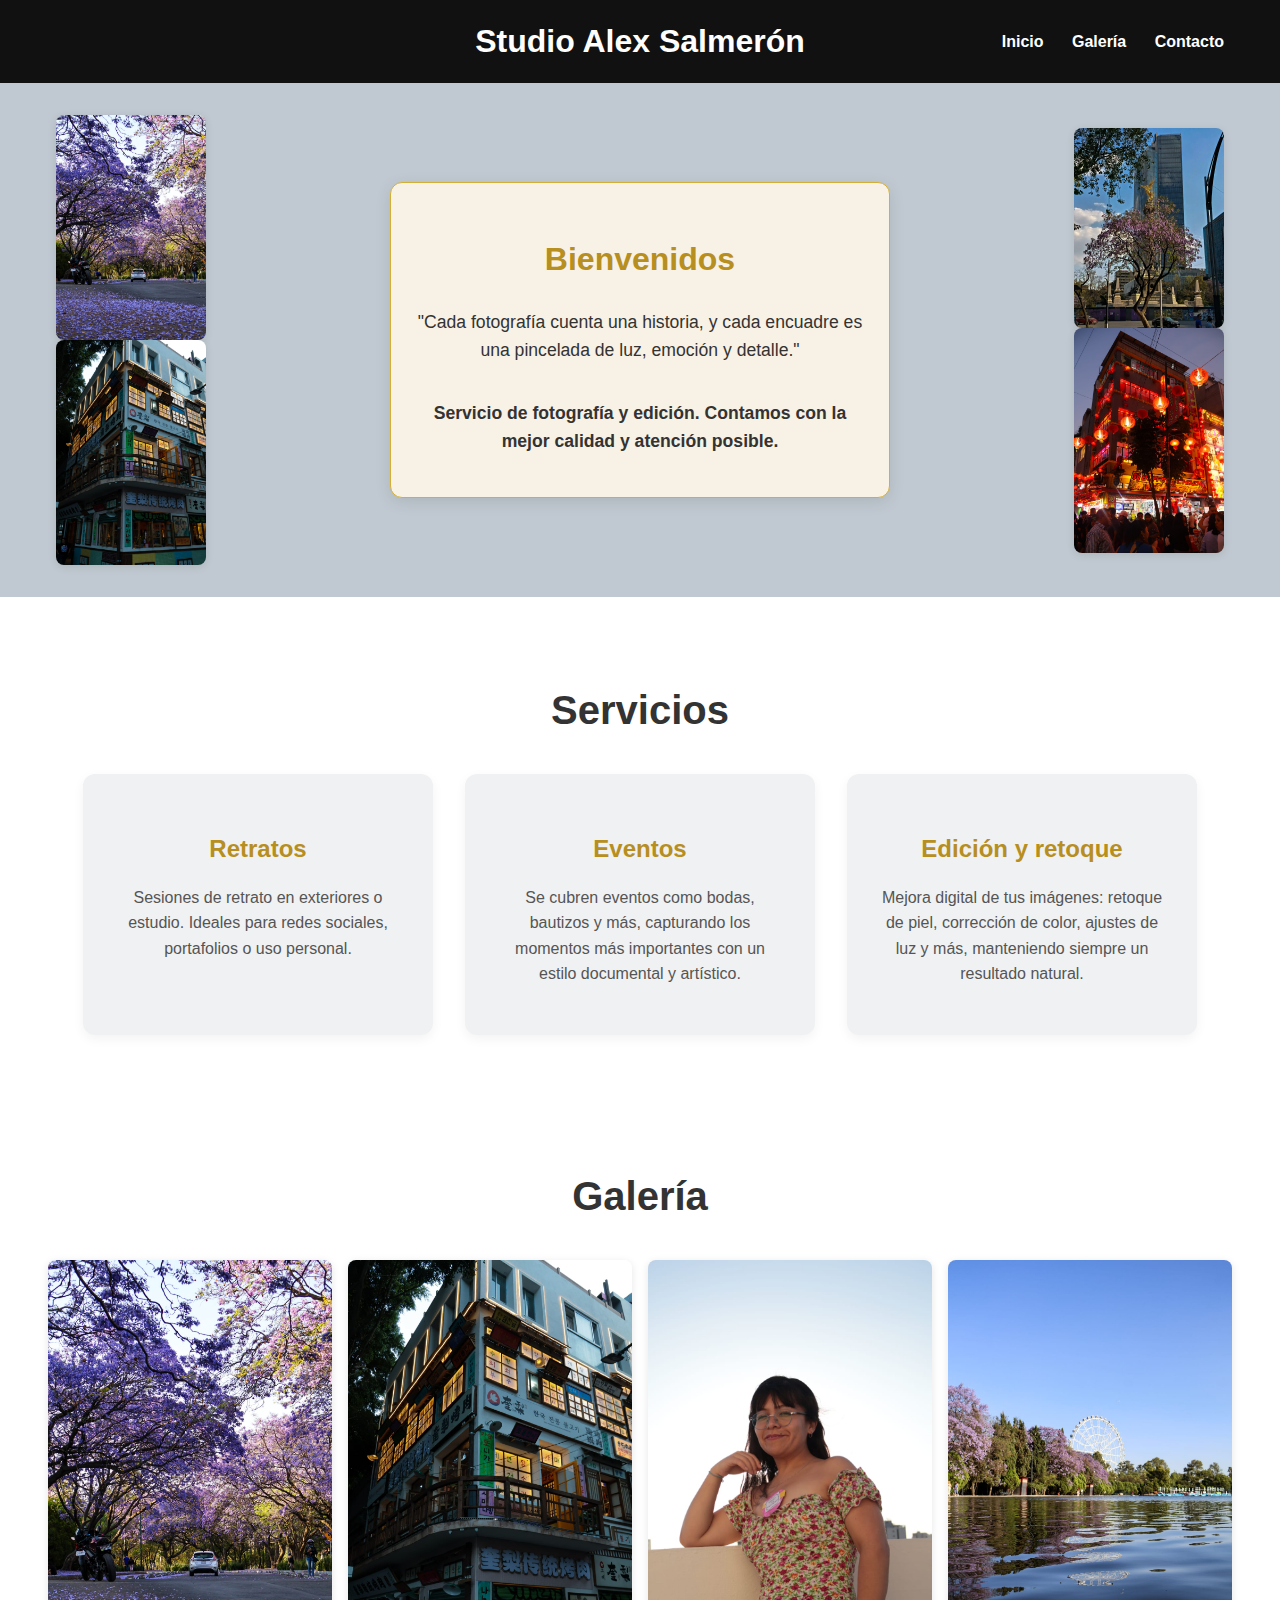
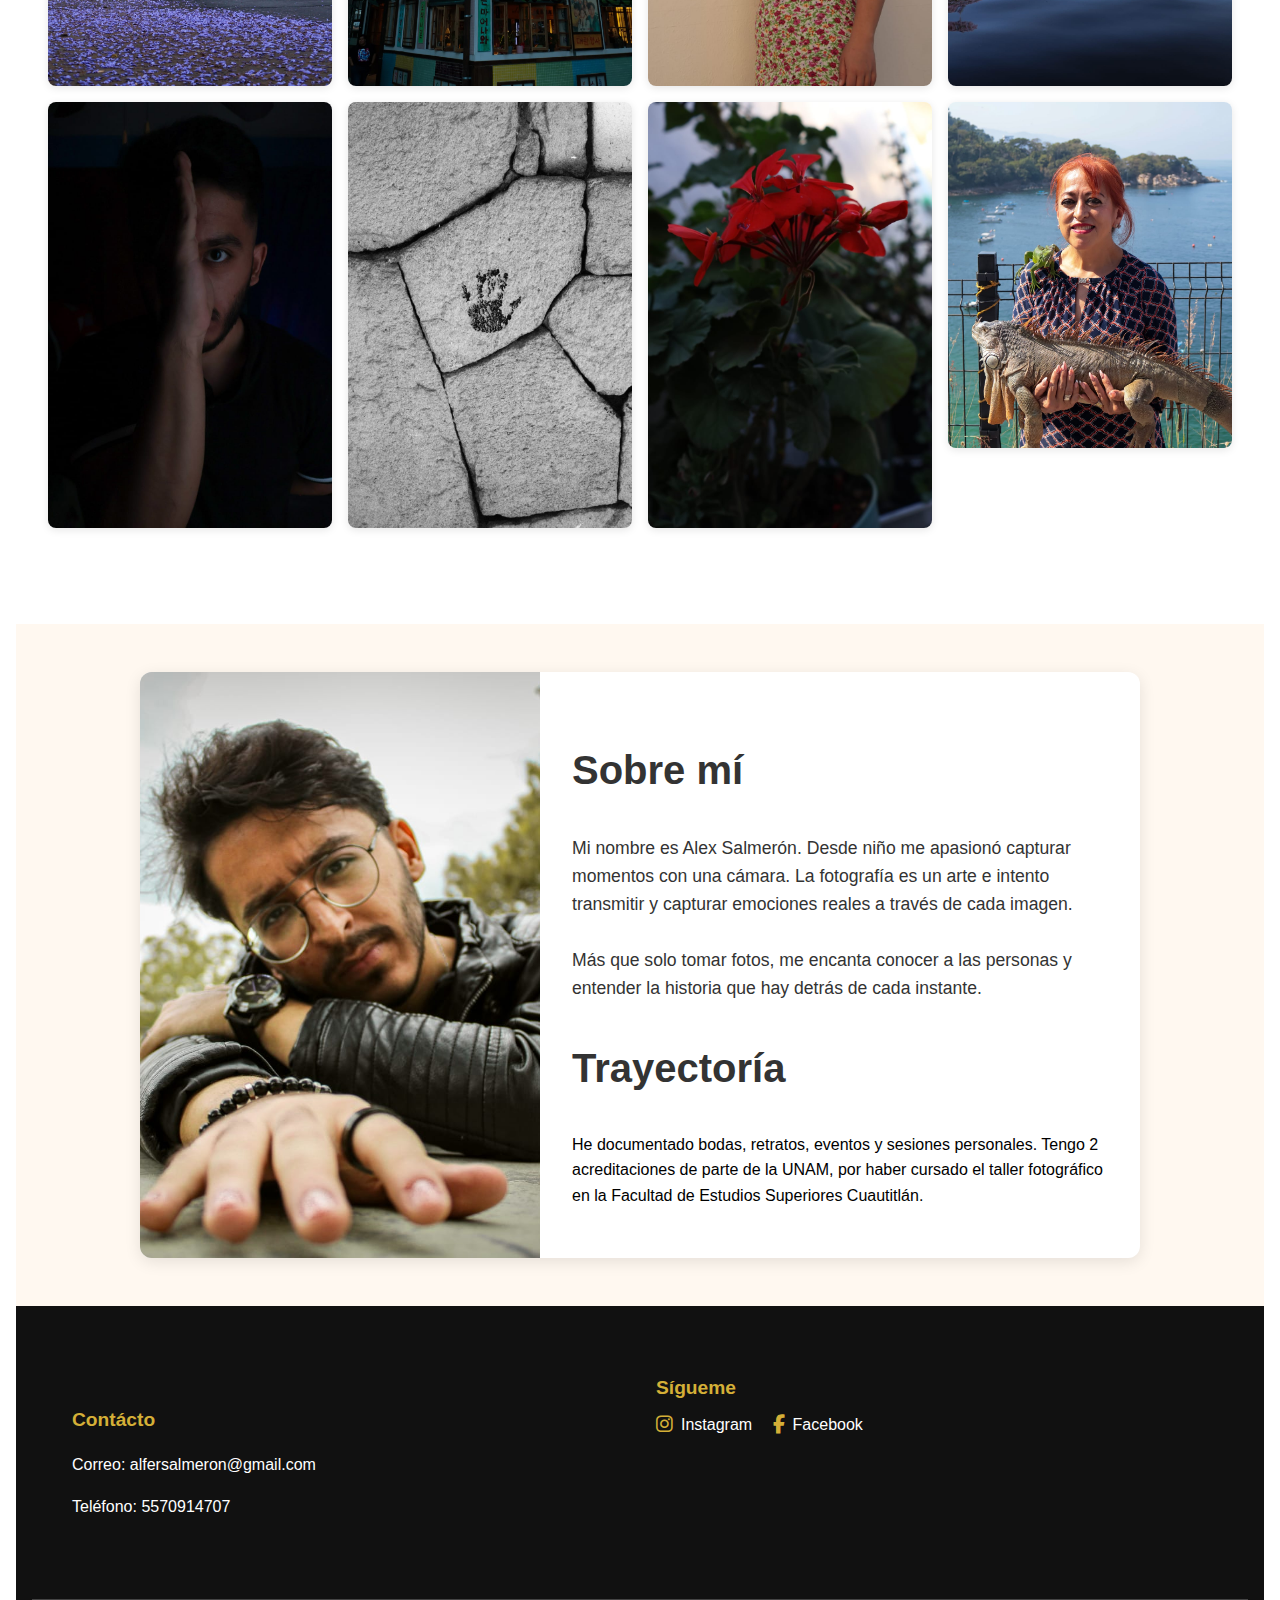
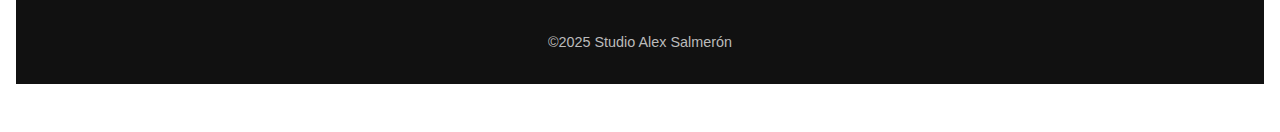
<file: index.html>
<!DOCTYPE html>
<html lang="es">
<head>
  <meta charset="UTF-8" />
  <meta name="viewport" content="width=device-width, initial-scale=1.0"/>
  <title>Studio Alex Salmerón</title>
  <link rel="stylesheet" href="cssfront.css" />
  <!-- Font Awesome para íconos -->
<link rel="stylesheet" href="https://cdnjs.cloudflare.com/ajax/libs/font-awesome/6.5.0/css/all.min.css" integrity="sha512-..." crossorigin="anonymous" referrerpolicy="no-referrer" />

</head>
<body>


  <!-- Encabezado -->
<header>
  <div class="header-container centered">
    <h1>Studio Alex Salmerón</h1>
    <nav class="main-nav">
      <a href="Index.html">Inicio</a>
  <a href="galeria.html">Galería</a>
  <a href="contacto.html">Contacto</a>
</nav>
  </div>
</header>

  <!-- Sección de bienvenida y las columas-->
 <section class="hero-columns">
  <div class="hero-container">
    <div class="side-gallery">
      <img src="imagenes/foto1.jpg" alt="Foto 1">
      <img src="imagenes/foto2.jpg" alt="Foto 2">
    </div>

    <div class="welcome-text">
      <h2>Bienvenidos</h2>
      <p>"Cada fotografía cuenta una historia, y cada encuadre es una pincelada de luz, emoción y detalle."</p>
        <p class="destacado"><b>Servicio de fotografía y edición. Contamos con la mejor calidad y atención posible.</b></p>
    </div>

    <div class="side-gallery">
      <img src="imagenes/foto4.jpg" alt="Foto 3">
      <img src="imagenes/foto3.jpg" alt="Foto 4">
    </div>
  </div>
</section>


  <!-- Sección de Servicios -->
<section class="services">
  <div class="services-container">
    <h2>Servicios</h2>
    <div class="service-cards">
      
      <div class="service-card">
        <h3>Retratos</h3>
        <p>Sesiones de retrato en exteriores o estudio. Ideales para redes sociales, portafolios o uso personal.</p>
      </div>

      <div class="service-card">
        <h3>Eventos</h3>
        <p>Se cubren eventos como bodas, bautizos y más, capturando los momentos más importantes con un estilo documental y artístico.</p>
      </div>

      <div class="service-card">
        <h3>Edición y retoque</h3>
        <p>Mejora digital de tus imágenes: retoque de piel, corrección de color, ajustes de luz y más, manteniendo siempre un resultado natural.</p>
      </div>
    </div>
  </div>

  <!-- Sección Galería -->
<section class="gallery">
  <section id="gallery" class="gallery">

  <div class="gallery-container">
    <h2>Galería</h2>
    <div class="gallery-grid">
      <img src="imagenes/foto1.jpg" alt="Retrato 1">
      <img src="imagenes/foto2.jpg" alt="Evento 1">
      <img src="imagenes/foto11.jpg" alt="Edición">
      <img src="imagenes/foto5.jpg" alt="Retrato 2">
      <img src="imagenes/foto7.jpg" alt="Evento 2">
      <img src="imagenes/foto9.jpg" alt="Retoque">
      <img src="imagenes/foto10.jpg" alt="Evento 2">
      <img src="imagenes/foto8.jpg" alt="Retoque">
    </div>
  </div>
</section>

</section>

  <!-- Sección Sobre mí -->
  <section class="about">
    <div class="about-card">
      <div class="about-image">
        <img src="imagenes/yo.jpg" alt="Fotógrafo del estudio Luz y Enfoque">
      </div>
      <div class="about-text">
        <h2>Sobre mí</h2>
        <p>
          Mi nombre es Alex Salmerón. Desde niño me apasionó capturar momentos con una cámara. La fotografía es un arte e intento transmitir y capturar emociones reales a través de cada imagen. 
            <br><br>
          Más que solo tomar fotos, me encanta conocer a las personas y entender la historia que hay detrás de cada instante.
        <h2>Trayectoría</h2>
          He documentado bodas, retratos, eventos y sesiones personales. Tengo 2 acreditaciones de parte de la UNAM, por haber cursado el taller fotográfico en la Facultad de Estudios Superiores Cuautitlán.
        
        </p>
      </div>
    </div>
  </section>

  <!-- Pie de página -->
<footer>
  <div class="footer-content">
    <div class="contact-info">
      <footer id="contact">

      <h3>Contácto</h3>
      <p>Correo: alfersalmeron@gmail.com</p>
      <p>Teléfono: 5570914707</p>
    </div>
    <div class="social-media">
  <h3>Sígueme</h3>
  <a href="https://www.instagram.com/af_salmegon" target="_blank">
    <i class="fab fa-instagram"></i> Instagram
  </a>
  <a href="https://www.facebook.com/alex.salmeron.g" target="_blank">
    <i class="fab fa-facebook-f"></i> Facebook
  </a>
</div>

  </div>
  <div class="footer-bottom">
    <p>&copy;2025 Studio Alex Salmerón</p>
  </div>
</footer>

</body>
</html>
</file>
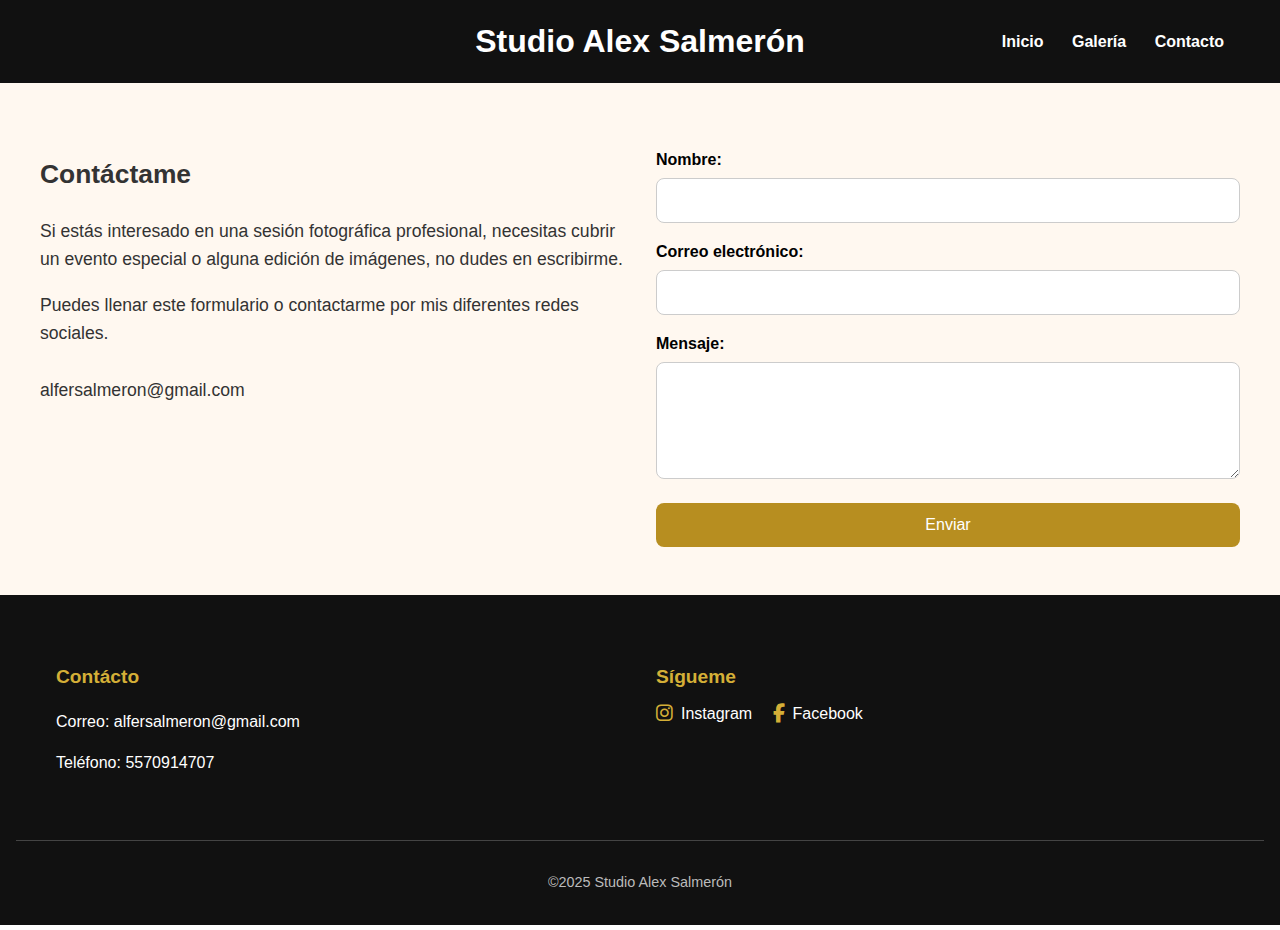
<file: contacto.html>
<!DOCTYPE html>
<html lang="es">
<head>
  <meta charset="UTF-8" />
  <meta name="viewport" content="width=device-width, initial-scale=1.0"/>
  <title>Contacto - Studio Alex Salmerón</title>
  <link rel="stylesheet" href="cssfront.css" />
  <link rel="stylesheet" href="https://cdnjs.cloudflare.com/ajax/libs/font-awesome/6.5.0/css/all.min.css" integrity="sha512-..." crossorigin="anonymous" referrerpolicy="no-referrer" />
</head>
<body>

<!-- Encabezado -->
<header>
  <div class="header-container centered">
    <h1>Studio Alex Salmerón</h1>
    <nav class="main-nav">
      <a href="Index.html">Inicio</a>
      <a href="galeria.html">Galería</a>
      <a href="contacto.html">Contacto</a>
    </nav>
  </div>
</header>

<!-- Sección de Contacto -->
<section class="contact-section">
  <div class="contact-container">
    
    <!-- Columna izquierda -->
    <div class="contact-info-left">
      <h2>Contáctame</h2>
       <p>
          Si estás interesado en una sesión fotográfica profesional, necesitas cubrir un evento especial o alguna edición de imágenes, no dudes en escribirme.
        </p>
        <p>
          Puedes llenar este formulario o contactarme por mis diferentes redes sociales.
          <br><br>
          alfersalmeron@gmail.com
        </p>

    </div>
    
    <!-- Columna derecha - Formulario -->
    <div class="contact-form-right">
      <form id="contactForm" class="contact-form">
        <label for="nombre">Nombre:</label>
        <input type="text" id="nombre" name="nombre" required>

        <label for="correo">Correo electrónico:</label>
        <input type="email" id="correo" name="correo" required>

        <label for="mensaje">Mensaje:</label>
        <textarea id="mensaje" name="mensaje" rows="5" required></textarea>

        <button type="submit">Enviar</button>
      </form>
    </div>

  </div>
</section>

<!-- Pie de página -->
<footer>
  <div class="footer-content">
    <div class="contact-info">
      <h3>Contácto</h3>
      <p>Correo: alfersalmeron@gmail.com</p>
      <p>Teléfono: 5570914707</p>
    </div>
    <div class="social-media">
      <h3>Sígueme</h3>
      <a href="https://www.instagram.com/af_salmegon" target="_blank">
        <i class="fab fa-instagram"></i> Instagram
      </a>
      <a href="https://www.facebook.com/alex.salmeron.g" target="_blank">
        <i class="fab fa-facebook-f"></i> Facebook
      </a>
    </div>
  </div>
  <div class="footer-bottom">
    <p>&copy;2025 Studio Alex Salmerón</p>
  </div>
</footer>

<!-- Script para mostrar alerta al enviar -->
<script>
  document.getElementById("contactForm").addEventListener("submit", function (e) {
    e.preventDefault();
    alert("¡Datos enviados correctamente!");
    this.reset();
  });
</script>

</body>
</html>
</file>
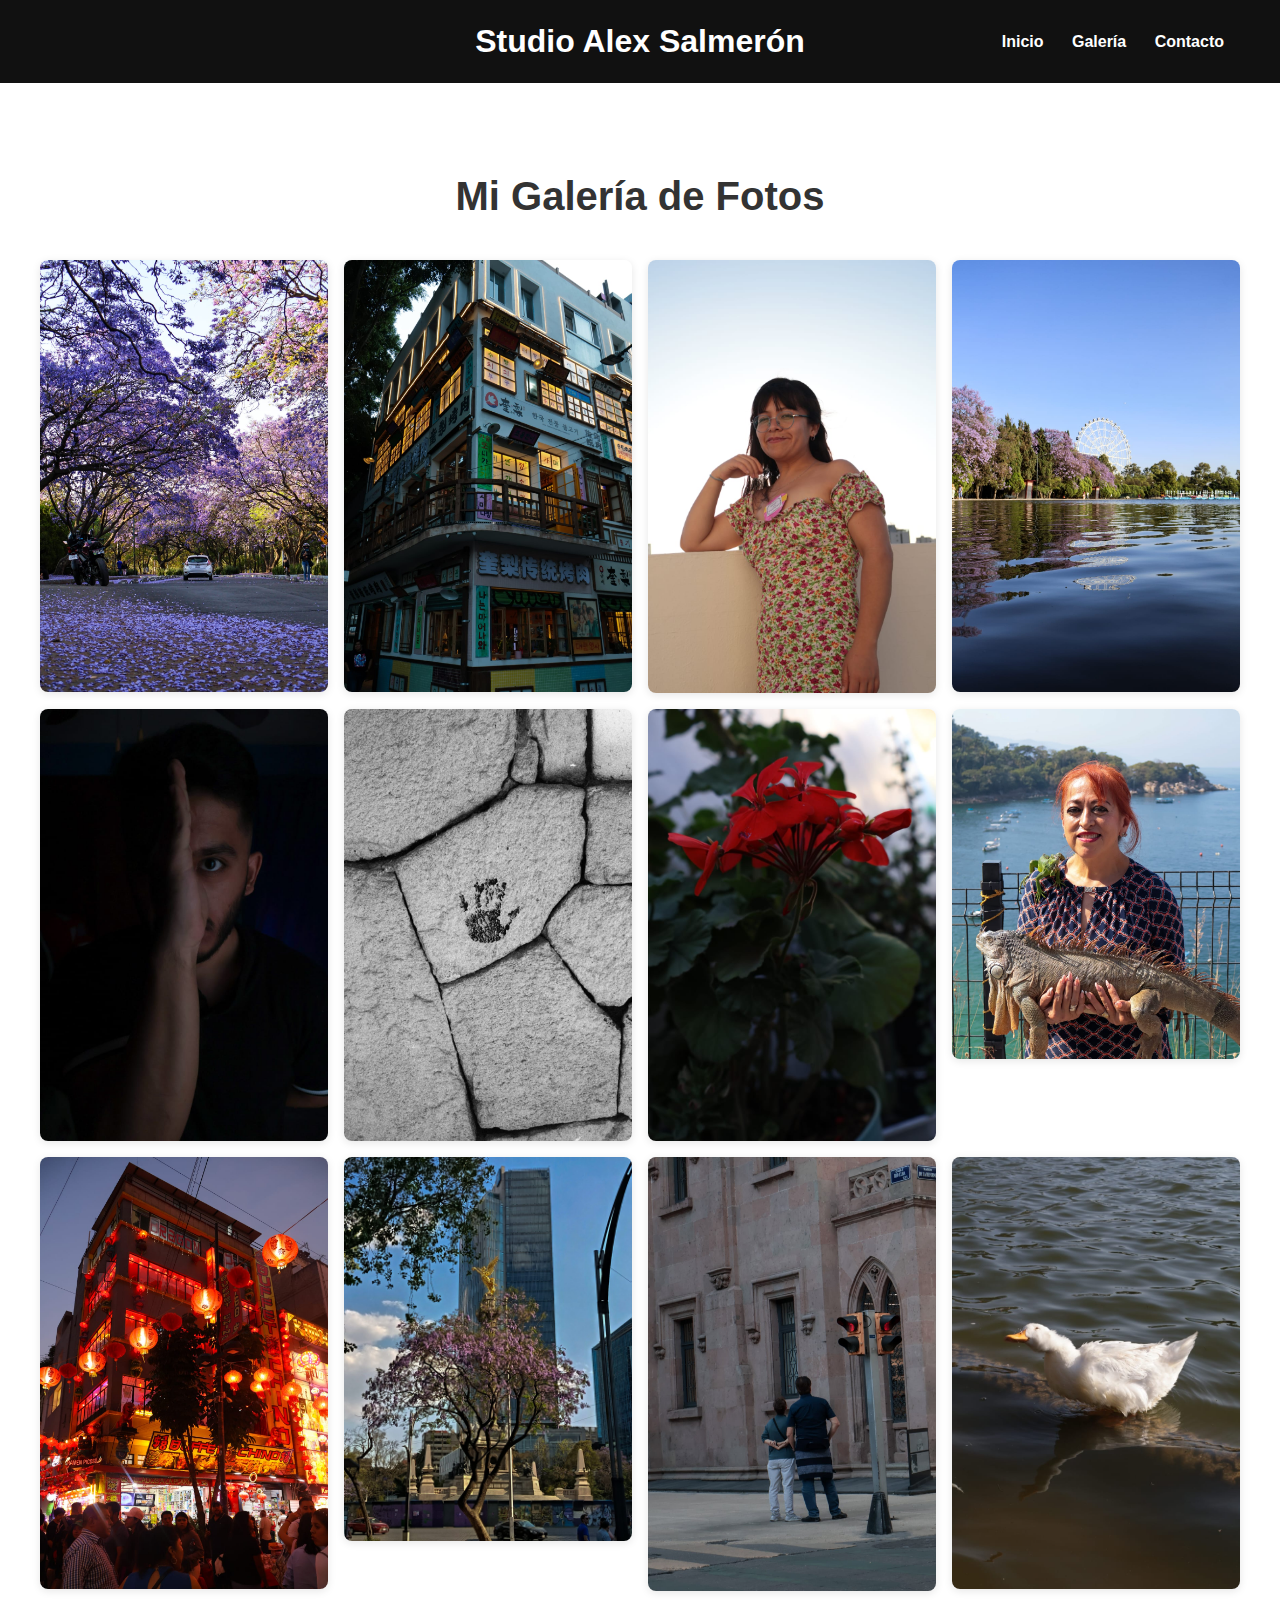
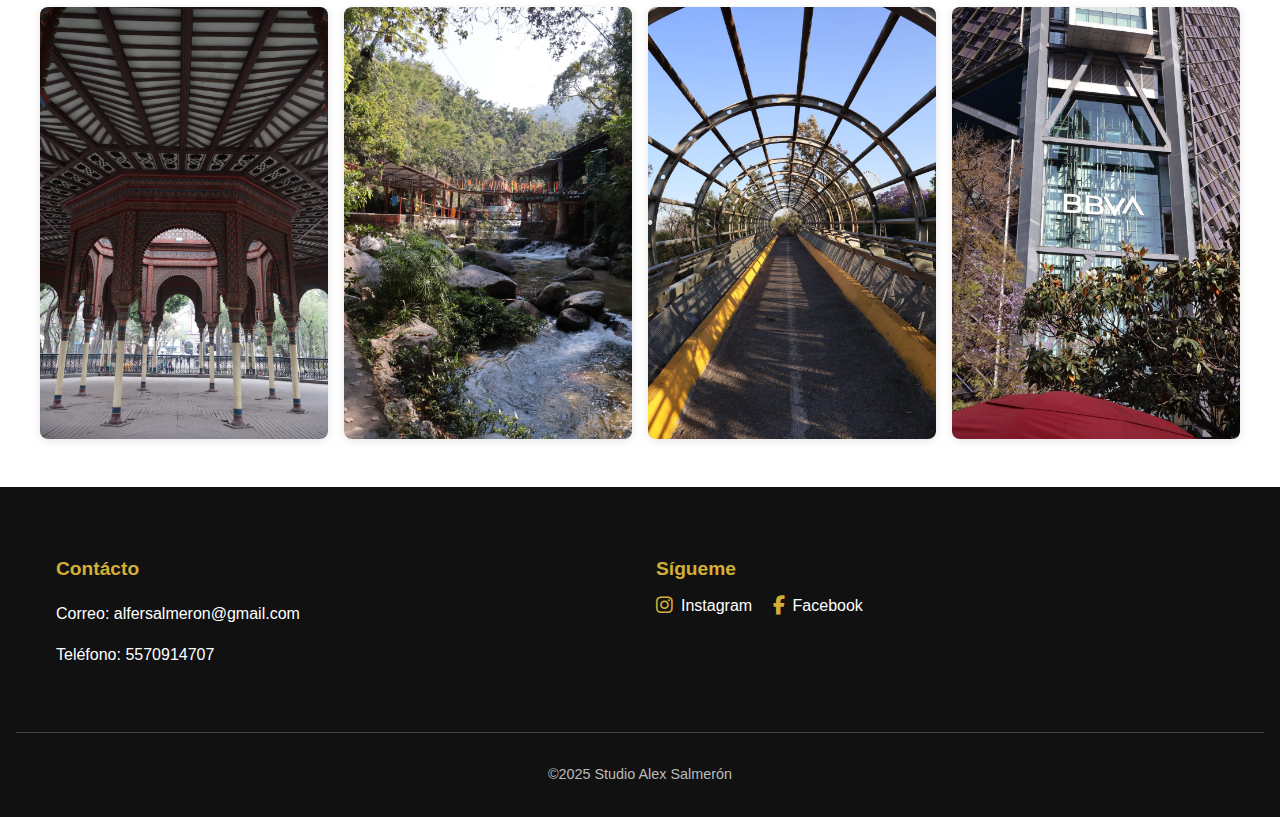
<file: galeria.html>
<!DOCTYPE html>
<html lang="es">
<head>
  <meta charset="UTF-8" />
  <meta name="viewport" content="width=device-width, initial-scale=1.0"/>
  <title>Galería - Studio Alex Salmerón</title>
  <link rel="stylesheet" href="cssfront.css" />
  <!-- Font Awesome para íconos -->
  <link rel="stylesheet" href="https://cdnjs.cloudflare.com/ajax/libs/font-awesome/6.5.0/css/all.min.css" integrity="sha512-..." crossorigin="anonymous" referrerpolicy="no-referrer" />
</head>
<body>

  <!-- Encabezado -->
  <header>
    <div class="header-container centered">
      <h1>Studio Alex Salmerón</h1>
      <nav class="main-nav">
        <a href="index.html">Inicio</a>
        <a href="galeria.html">Galería</a>
        <a href="contacto.html">Contacto</a>
      </nav>
    </div>
  </header>

  <!-- Sección Galería personalizada -->
  <section class="gallery">
    <div class="gallery-container">
      <h2>Mi Galería de Fotos</h2>
      <div class="gallery-grid">
        <img src="imagenes/foto1.jpg" alt="imagen1">
        <img src="imagenes/foto2.jpg" alt="imagen2">
        <img src="imagenes/foto11.jpg" alt="imagen3">
        <img src="imagenes/foto5.jpg" alt="imagen4">
        <img src="imagenes/foto7.jpg" alt="imagen5">
        <img src="imagenes/foto9.jpg" alt="imagen6">
        <img src="imagenes/foto10.jpg" alt="imagen7">
        <img src="imagenes/foto8.jpg" alt="imagen8">
        <img src="imagenes/foto3.jpg" alt="imagen9">
        <img src="imagenes/foto4.jpg" alt="imagen10">
        <img src="imagenes/foto6.jpg" alt="imagen11">
        <img src="imagenes/foto12.jpg" alt="imagen12aaaaa">
        <img src="imagenes/foto13.jpg" alt="imagen13">
        <img src="imagenes/foto14.jpg" alt="imagen14">
        <img src="imagenes/foto15.jpg" alt="imagen15">
        <img src="imagenes/foto16.jpg" alt="imagen16">
      </div>
    </div>
  </section>

  <!-- Pie de página -->
  <footer>
    <div class="footer-content">
      <div class="contact-info">
        <h3>Contácto</h3>
        <p>Correo: alfersalmeron@gmail.com</p>
        <p>Teléfono: 5570914707</p>
      </div>
      <div class="social-media">
        <h3>Sígueme</h3>
        <a href="https://www.instagram.com/af_salmegon" target="_blank">
          <i class="fab fa-instagram"></i> Instagram
        </a>
        <a href="https://www.facebook.com/alex.salmeron.g" target="_blank">
          <i class="fab fa-facebook-f"></i> Facebook
        </a>
      </div>
    </div>
    <div class="footer-bottom">
      <p>&copy;2025 Studio Alex Salmerón</p>
    </div>
  </footer>

</body>
</html>
</file>
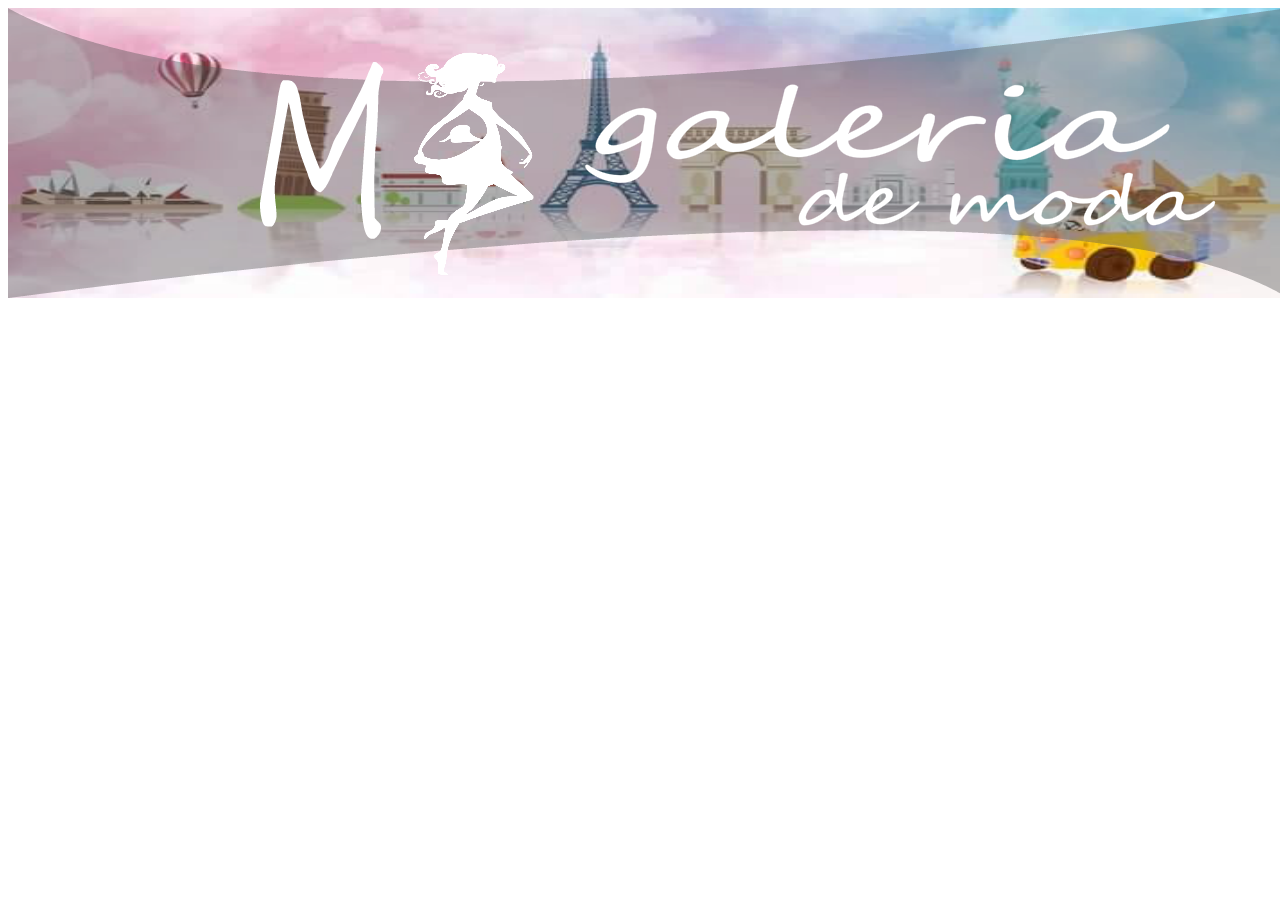
<file: Practicas ProInter/Galería de moda.html>
<!doctype html>
<html>
<head>
<meta charset="utf-8">
<title>Mi galería de moda</title>
</head>

<body>
<img src="imagenes galeriamoda/encabezado.png" width="1280" height="290" alt=""/>
</body>
</html>
</file>
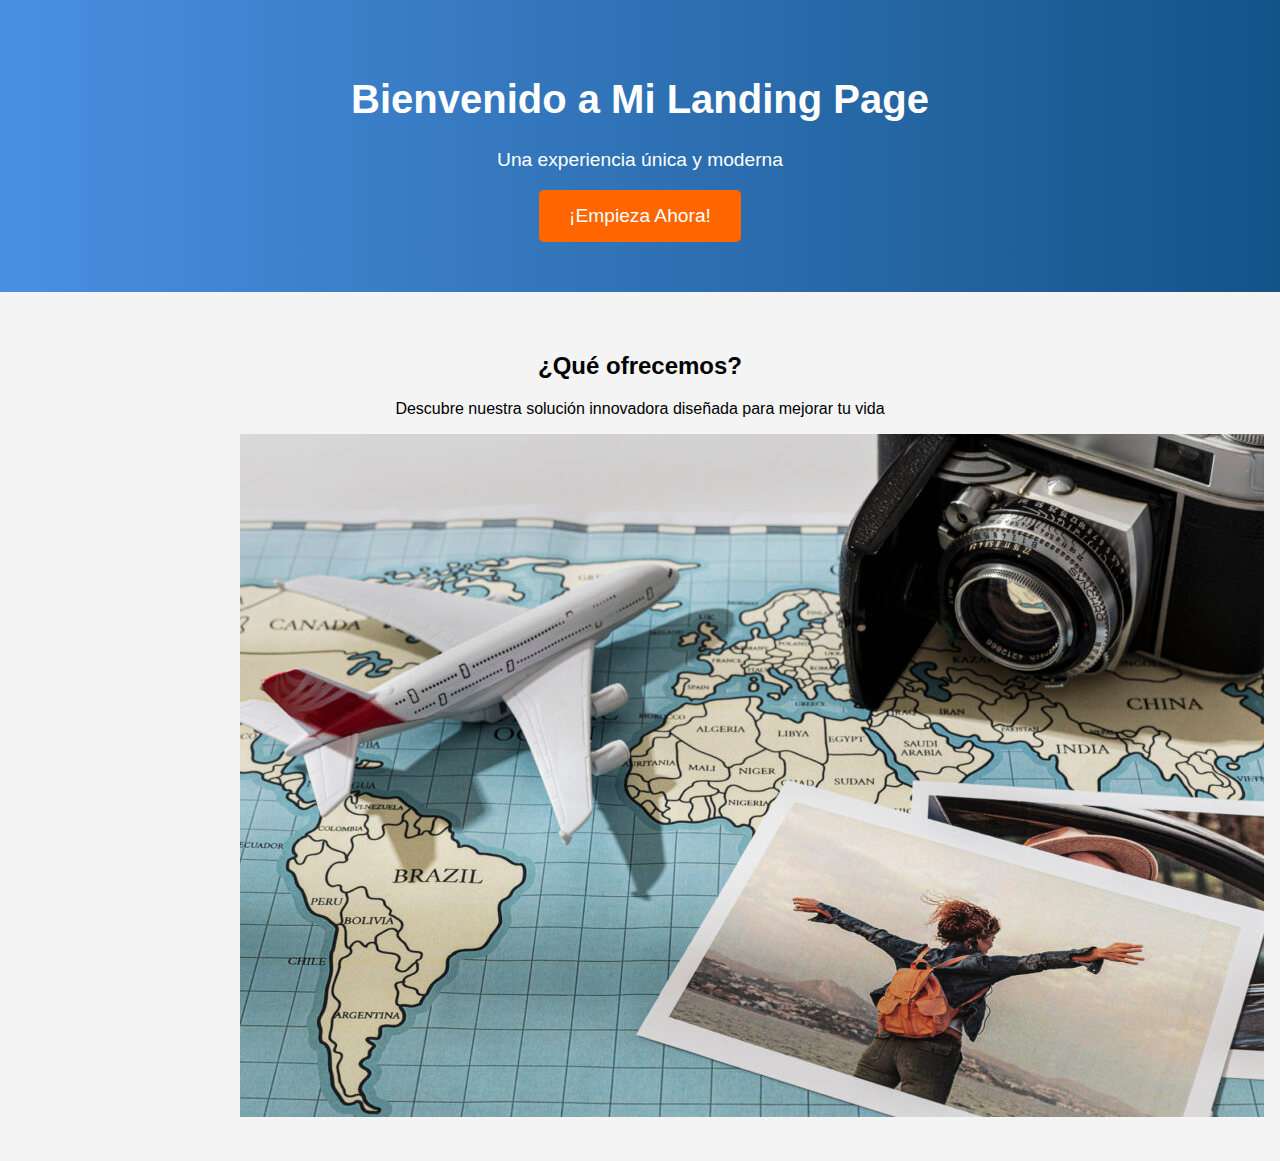
<file: Practicas ProInter/Mi landingpage.html>
<!DOCTYPE html>
<html lang="es">
	<head>
		<meta charset="UTF-8">
        <meta name="viewport" content="width=device-width, initial-scale=1.0">
		<title>Mi landing page</title>
		<link rel="stylesheet" href="styleUXUI.css"> 

</head>

<body>
	<header>
	<h1>Bienvenido a Mi Landing Page</h1>
	<p>Una experiencia única y moderna</p>
	<button>¡Empieza Ahora!</button>
</header>

<section>
	<h2>¿Qué ofrecemos?</h2>
	<p>Descubre nuestra solución innovadora diseñada para mejorar tu vida</p>
	<img src="imagenes/viajes.jpg" alt="Ejemplo de imagen">
</section>

</body>
</html>
</file>
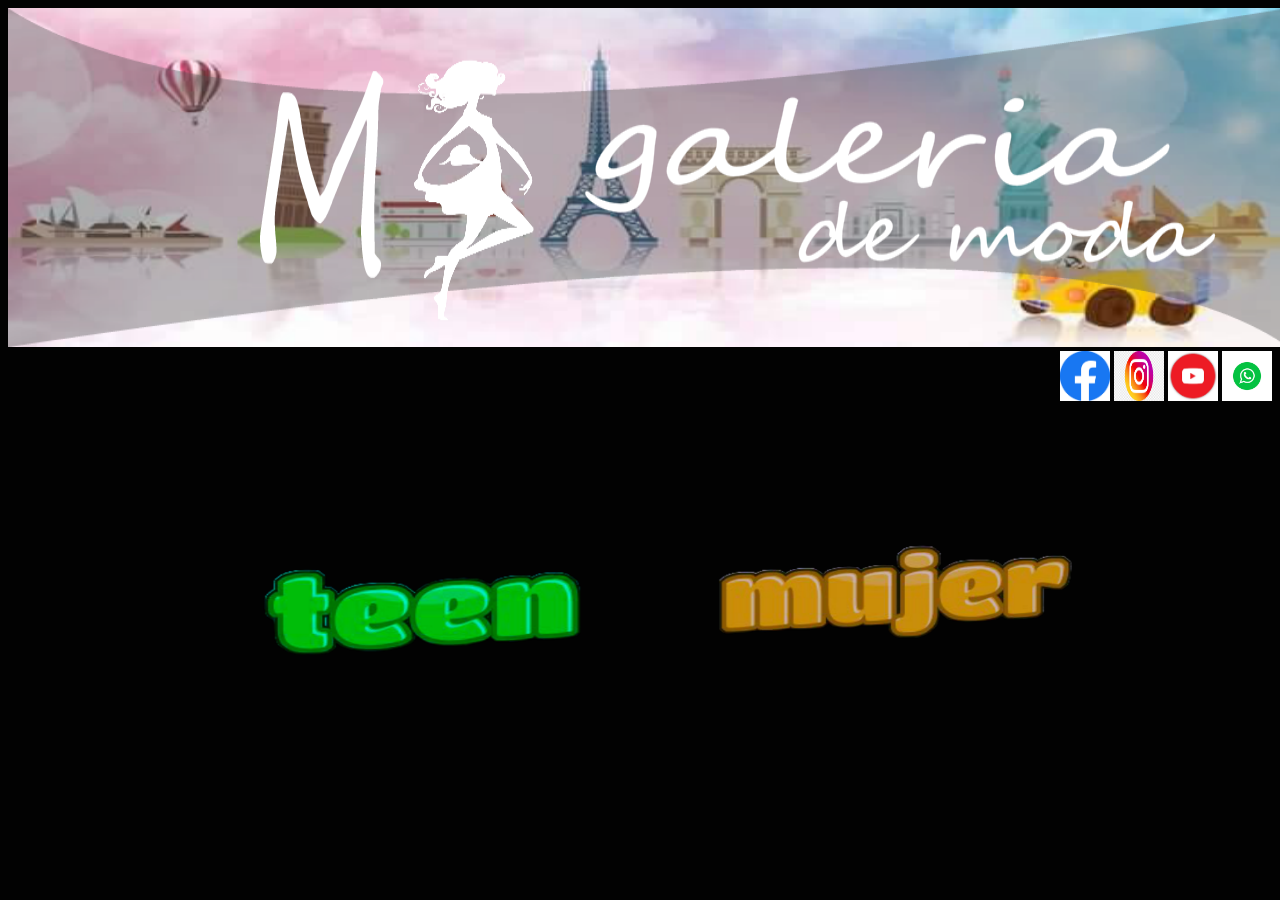
<file: Practicas ProInter/imagenes galeriamoda/Galería de moda.html>
<!doctype html>
<html>
<head>
<meta charset="utf-8">
<title>Mi galería de moda</title>
</head>

<body bgcolor="#020202">
<img src="encabezado.png" width="1280" height="339" alt=""/>
	
	
	<div align="right"> <a href="https://www.facebook.com/"><img src="facebook.png" width="50" height="50" alt=""></a>
    <a href="https://www.instagram.com/"><img src="instagram.png" width="50" height="50" alt=""></a> 
	<a href="https://www.youtube.com/"><img src="youtube.png" width="50" height="50" alt=""></a> 
	<a href="https://www.whatsapp.com/"><img src="whats.png" width="50" height="50" alt=""></a> 
	
	</div>
	
<div style="position: relative;left:250px; top: 150px; width:100px; height: 60px">
	<a href="teen.html"><img src="teen.png" width="332" height="107" alt=""></a>
  </div>
	
	<div style="position: relative;left:700px; top: 60px; width:100px; height: 60px">
	     <a href="mujer.html"><img src="mujer.png" width="374" height="131" alt=""></a>
	</div>
		
		
</body>
</html>
</file>
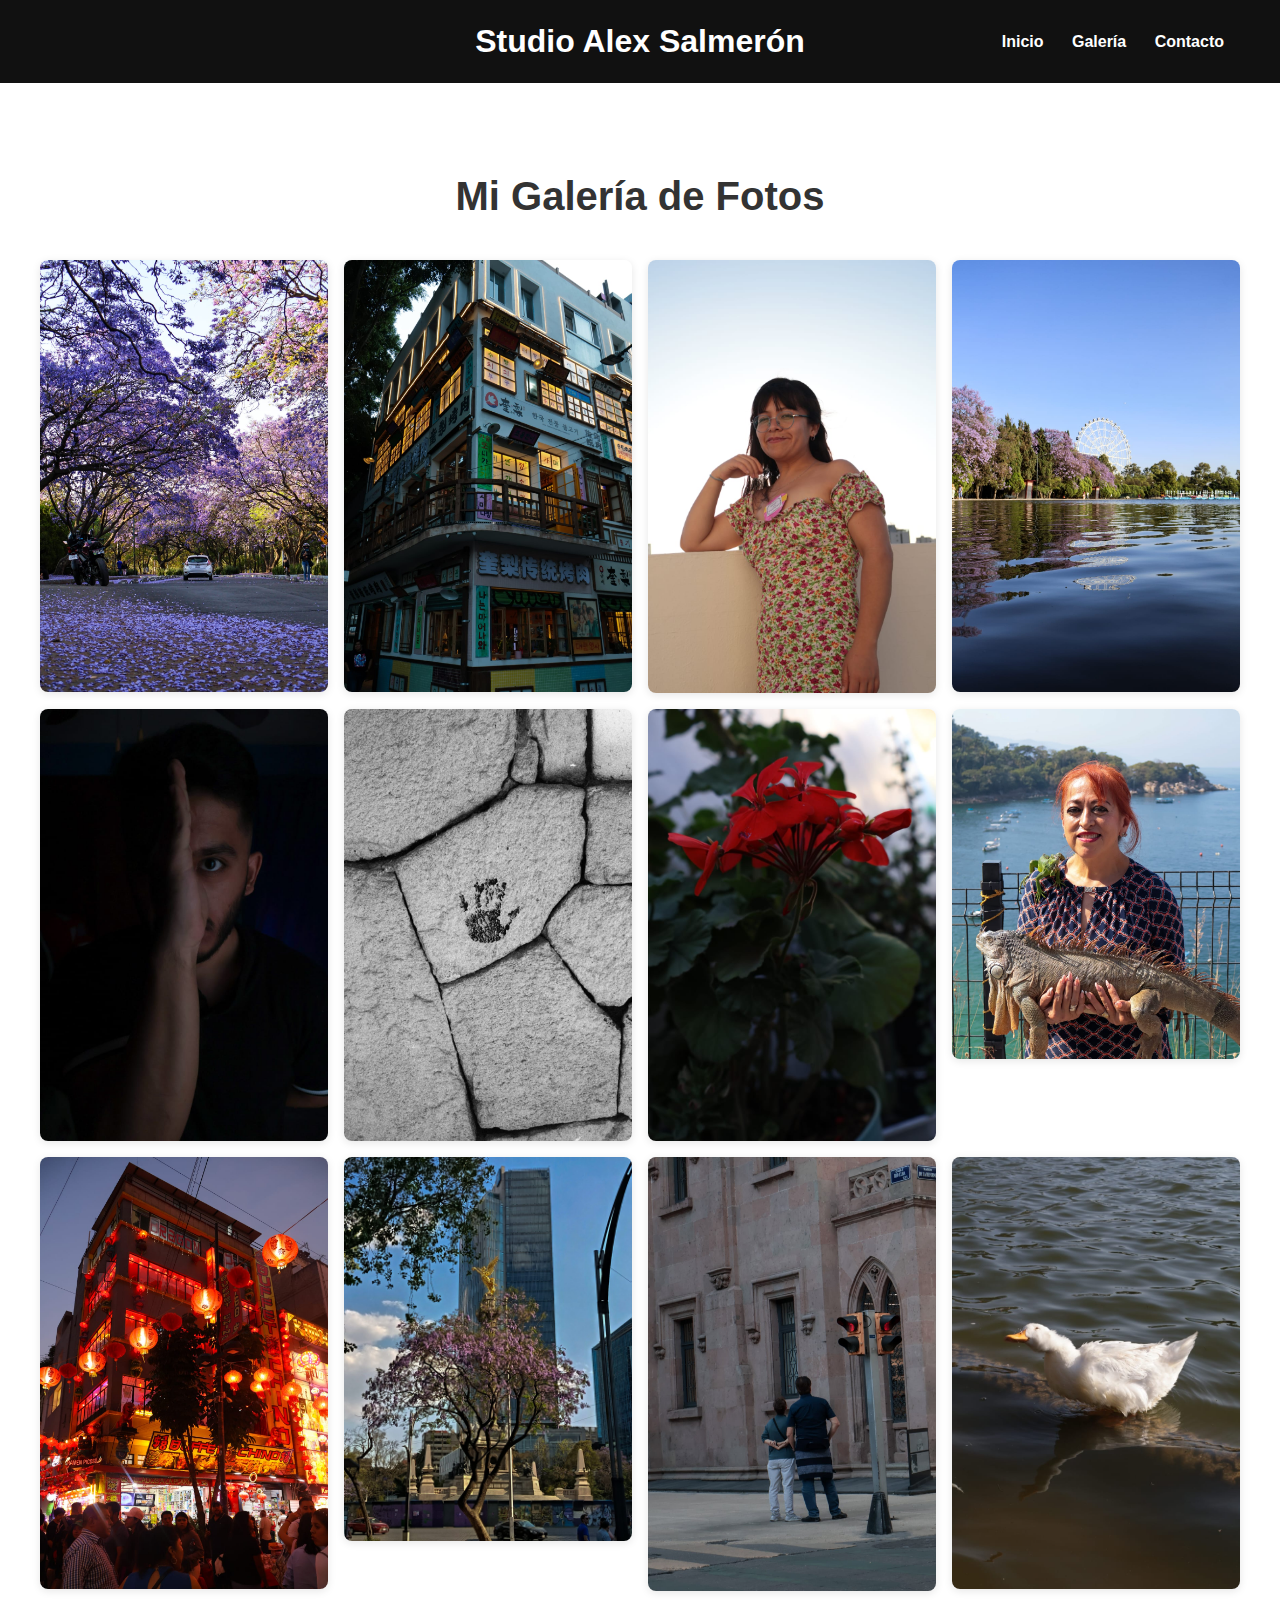
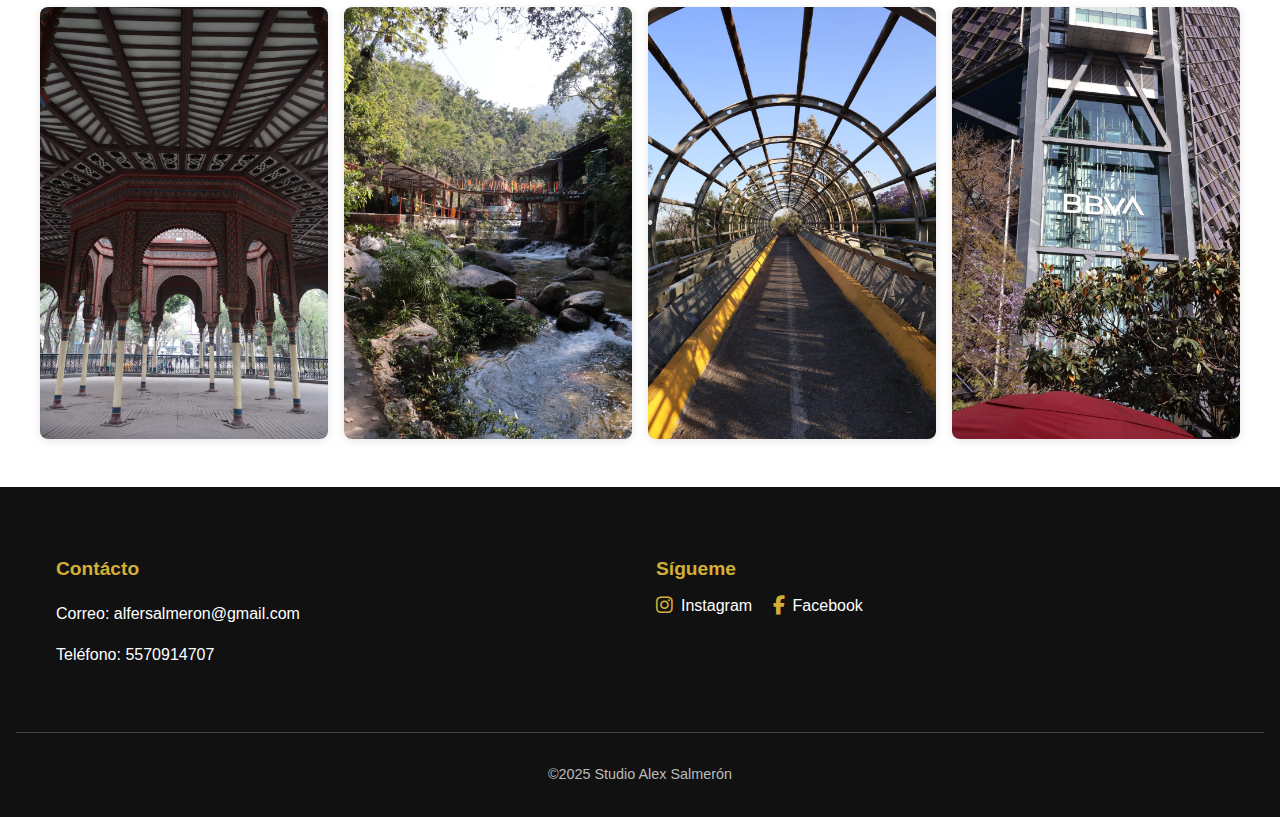
<file: Practicas ProInter/Proyecto/galeria.html>
<!DOCTYPE html>
<html lang="es">
<head>
  <meta charset="UTF-8" />
  <meta name="viewport" content="width=device-width, initial-scale=1.0"/>
  <title>Galería - Studio Alex Salmerón</title>
  <link rel="stylesheet" href="cssfront.css" />
  <!-- Font Awesome para íconos -->
  <link rel="stylesheet" href="https://cdnjs.cloudflare.com/ajax/libs/font-awesome/6.5.0/css/all.min.css" integrity="sha512-..." crossorigin="anonymous" referrerpolicy="no-referrer" />
</head>
<body>

  <!-- Encabezado -->
  <header>
    <div class="header-container centered">
      <h1>Studio Alex Salmerón</h1>
      <nav class="main-nav">
        <a href="Index.html">Inicio</a>
        <a href="galeria.html">Galería</a>
        <a href="contacto.html">Contacto</a>
      </nav>
    </div>
  </header>

  <!-- Sección Galería personalizada -->
  <section class="gallery">
    <div class="gallery-container">
      <h2>Mi Galería de Fotos</h2>
      <div class="gallery-grid">
        <img src="imagenes/foto1.jpg" alt="imagen1">
        <img src="imagenes/foto2.jpg" alt="imagen2">
        <img src="imagenes/foto11.jpg" alt="imagen3">
        <img src="imagenes/foto5.jpg" alt="imagen4">
        <img src="imagenes/foto7.jpg" alt="imagen5">
        <img src="imagenes/foto9.jpg" alt="imagen6">
        <img src="imagenes/foto10.jpg" alt="imagen7">
        <img src="imagenes/foto8.jpg" alt="imagen8">
        <img src="imagenes/foto3.jpg" alt="imagen9">
        <img src="imagenes/foto4.jpg" alt="imagen10">
        <img src="imagenes/foto6.jpg" alt="imagen11">
        <img src="imagenes/foto12.jpg" alt="imagen12aaaaa">
        <img src="imagenes/foto13.jpg" alt="imagen13">
        <img src="imagenes/foto14.jpg" alt="imagen14">
        <img src="imagenes/foto15.jpg" alt="imagen15">
        <img src="imagenes/foto16.jpg" alt="imagen16">
      </div>
    </div>
  </section>

  <!-- Pie de página -->
  <footer>
    <div class="footer-content">
      <div class="contact-info">
        <h3>Contácto</h3>
        <p>Correo: alfersalmeron@gmail.com</p>
        <p>Teléfono: 5570914707</p>
      </div>
      <div class="social-media">
        <h3>Sígueme</h3>
        <a href="https://www.instagram.com/af_salmegon" target="_blank">
          <i class="fab fa-instagram"></i> Instagram
        </a>
        <a href="https://www.facebook.com/alex.salmeron.g" target="_blank">
          <i class="fab fa-facebook-f"></i> Facebook
        </a>
      </div>
    </div>
    <div class="footer-bottom">
      <p>&copy;2025 Studio Alex Salmerón</p>
    </div>
  </footer>

</body>
</html>
</file>
<file: cssfront.css>
/* Estilos generales */
* {
  box-sizing: border-box;
}
body {
  font-family: 'Arial', sans-serif;
  margin: 0;
  padding: 0;
  line-height: 1.6;
  background-color: #ffffff;
  min-height: 100vh;
  display: flex;
  flex-direction: column;
}

/* Encabezado general */
header {
  background-color: #111;
  color: #fff;
  padding: 1rem 0;
  position: sticky;
  top: 0;
  z-index: 1000;
}


/* Contenedor centrado con navegación a la derecha */
.header-container.centered {
  max-width: 1200px;
  margin: 0 auto;
  position: relative;
  text-align: center;
}

/* Título del estudio centrado */
.header-container.centered h1 {
  margin: 0;
  font-size: 2rem;
}

/* Navegación posicionada a la derecha */
.main-nav {
  position: absolute;
  top: 50%;
  right: 1rem;
  transform: translateY(-50%);
}

/* Estilos para los botones de navegación */
.main-nav a {
  color: #fff;
  text-decoration: none;
  margin-left: 1.5rem;
  font-weight: bold;
  font-size: 1rem;
  transition: color 0.3s;
}

.main-nav a:hover {
  color: #d4af37;
}

/* Fondo gris total para la sección */
.hero-columns {
  background-color: #c0c9d1;
  padding: 2rem 0;
  width: 100%;
}

.hero-container {
  display: flex;
  justify-content: space-between;
  align-items: center;
  gap: 1rem;
  flex-wrap: wrap;
  max-width: 1200px;
  margin: 0 auto;
  padding: 0 1rem;
}

/* Galerías laterales */
.side-gallery img {
  width: 100%;
  height: auto;
  max-width: 150px;
  border-radius: 8px;
  box-shadow: 0 2px 8px rgba(0, 0, 0, 0.1);
  display: block;
  margin: 0 auto;
}

/* Card central más compacta */
.welcome-text {
  text-align: center;
  flex: 1;
  max-width: 500px;
  padding: 1.5rem;
  display: flex;
  flex-direction: column;
  justify-content: center;
  background-color: #f8f1e5;
  border: 1px solid #d4af37;
  border-radius: 12px;
  box-shadow: 0 4px 16px rgba(0, 0, 0, 0.1);
}

.welcome-text h2 {
  font-size: 2rem;
  margin-bottom: 0.3rem;
  color: #b78e20;
}

.welcome-text p {
  font-size: 1.1rem;
  color: #333;
}

/* Sección sobre mí */
.about {
  padding: 3rem 1rem;
  background-color: #fff8f0;
  display: flex;
  justify-content: center;
}

.about-card {
  display: flex;
  flex-wrap: wrap;
  max-width: 1000px;
  background-color: #fff;
  border-radius: 12px;
  box-shadow: 0 4px 16px rgba(0, 0, 0, 0.1);
  overflow: hidden;
}

.about-image {
  flex: 1 1 300px;
  max-width: 400px;
  background-color: #ddd;
}

.about-image img {
  width: 100%;
  height: 100%;
  object-fit: cover;
  display: block;
}

.about-text {
  flex: 2 1 400px;
  padding: 2rem;
}

.about-text h2 {
  font-size: 2rem;
  color: #b78e20;
  margin-bottom: 1rem;
}

.about-text p {
  font-size: 1.1rem;
  color: #333;
  line-height: 1.6;
}

/* Sección de Servicios */
.services {
  background-color: #ffffff;
  padding: 3rem 1rem;
}

.services-container {
  max-width: 1200px;
  margin: 0 auto;
  text-align: center;
}

.services h2 {
  font-size: 2.5rem;
  color: #333;
  margin-bottom: 2rem;
}

.service-cards {
  display: flex;
  flex-wrap: wrap;
  justify-content: center;
  gap: 2rem;
}

.service-card {
  background-color: #f0f1f2;
  border-radius: 12px;
  padding: 2rem;
  flex: 1 1 300px;
  max-width: 350px;
  box-shadow: 0 4px 12px rgba(0, 0, 0, 0.05);
  transition: transform 0.3s ease, box-shadow 0.3s ease;
}

.service-card:hover {
  transform: translateY(-5px);
  box-shadow: 0 8px 20px rgba(0, 0, 0, 0.1);
}

.service-card h3 {
  font-size: 1.5rem;
  color: #b78e20;
  margin-bottom: 1rem;
}

.service-card p {
  font-size: 1rem;
  color: #555;
  line-height: 1.6;
}

/* GALERÍA */
.gallery {
  background-color: #fff;
  padding: 3rem 1rem;
}

.gallery-container {
  max-width: 1200px;
  margin: 0 auto;
  text-align: center;
}

.gallery h2 {
  font-size: 2.5rem;
  color: #333;
  margin-bottom: 2rem;
}

.gallery-grid {
  display: grid;
  grid-template-columns: repeat(auto-fit, minmax(250px, 1fr));
  gap: 1rem;
}

.gallery-grid img {
  width: 100%;
  height: auto;
  object-fit: cover;
  border-radius: 8px;
  box-shadow: 0 2px 8px rgba(0, 0, 0, 0.1);
  transition: transform 0.3s ease;
}

.gallery-grid img:hover {
  transform: scale(1.03);
}

/* Pie de página */
footer {
  background-color: #111;
  color: #fff;
  padding: 2rem 1rem 1rem;
  width: 100%;
  margin: 0;
}

.footer-content {
  display: flex;
  flex-wrap: wrap;
  justify-content: space-between;
  max-width: 1200px;
  margin: 0 auto;
}

.contact-info,
.social-media {
  flex: 1 1 250px;
  margin: 1rem;
}

.contact-info h3,
.social-media h3 {
  font-size: 1.2rem;
  margin-bottom: 0.5rem;
  color: #d4af37;
}

.social-media a {
  display: inline-flex;
  align-items: center;
  gap: 0.5rem;
  margin-right: 1rem;
  color: #fff;
  text-decoration: none;
  font-size: 1rem;
  margin-bottom: 0.5rem;
  transition: color 0.3s;
}

.social-media a i {
  font-size: 1.2rem;
  color: #d4af37;
  transition: transform 0.3s;
}

.social-media a:hover i {
  transform: scale(1.2);
}

.footer-bottom {
  text-align: center;
  margin-top: 2rem;
  border-top: 1px solid #444;
  padding-top: 1rem;
  font-size: 0.9rem;
  color: #bbb;
}

/*el footer esté siempre al final */
main {
  flex: 1;
}

/*para la pagina contacto*/
.contact-section {
  background-color: #fff8f0;
  padding: 3rem 1rem;
}

.contact-container {
  display: flex;
  flex-wrap: wrap;
  max-width: 1200px;
  margin: 0 auto;
  gap: 2rem;
  justify-content: space-between;
}

.contact-info-left {
  flex: 1 1 45%;
  font-size: 1.1rem;
  color: #333;
}

.contact-form-right {
  flex: 1 1 45%;
}

.contact-form {
  display: flex;
  flex-direction: column;
}

.contact-form label {
  margin-top: 1rem;
  margin-bottom: 0.3rem;
  font-weight: bold;
}

.contact-form input,
.contact-form textarea {
  padding: 0.8rem;
  border-radius: 8px;
  border: 1px solid #ccc;
  font-size: 1rem;
  width: 100%;
}

.contact-form button {
  margin-top: 1.5rem;
  padding: 0.8rem;
  background-color: #b78e20;
  color: #fff;
  border: none;
  border-radius: 8px;
  font-size: 1rem;
  cursor: pointer;
  transition: background-color 0.3s ease;
}

.contact-form button:hover {
  background-color: #d4af37;
}
</file>
<file: Practicas ProInter/styleUXUI.css>
body {
	font-family: Arial, sans-serif; /*Fuente del texto */
	background-color: #f0f0f0; /*color de fondo*/
	margin: 0;  /*Elimina margenes por defecto */
	padding: 0;    /*Elimina padding por defecto */
	text-align: center ;
	background-color: #f4f4f4;
}

header{
	background:linear-gradient(to right, #4A90E2, #145388);
	color: white;
	padding: 50px 20px;
}

header h1{
	font-size: 2.5em;
}

header p{
	font-size: 1.2em;
}

button {
	background-color: #ff6600;
	color: white;
	padding: 15px 30px;
	border: none;
	font-size: 1.2em;
	cursor: pointer;
	border-radius: 5px;
	transition: 0.3s;
}

button:hover {
	background-color: #cc5200;
}

section {
	padding:40px 20px;
	max-width: 800px;
	margin: auto;
}
</file>
<file: Practicas ProInter/Proyecto/cssfront.css>
/* Estilos generales */
* {
  box-sizing: border-box;
}
body {
  font-family: 'Arial', sans-serif;
  margin: 0;
  padding: 0;
  line-height: 1.6;
  background-color: #ffffff;
  min-height: 100vh;
  display: flex;
  flex-direction: column;
}

/* Encabezado general */
header {
  background-color: #111;
  color: #fff;
  padding: 1rem 0;
  position: sticky;
  top: 0;
  z-index: 1000;
}


/* Contenedor centrado con navegación a la derecha */
.header-container.centered {
  max-width: 1200px;
  margin: 0 auto;
  position: relative;
  text-align: center;
}

/* Título del estudio centrado */
.header-container.centered h1 {
  margin: 0;
  font-size: 2rem;
}

/* Navegación posicionada a la derecha */
.main-nav {
  position: absolute;
  top: 50%;
  right: 1rem;
  transform: translateY(-50%);
}

/* Estilos para los botones de navegación */
.main-nav a {
  color: #fff;
  text-decoration: none;
  margin-left: 1.5rem;
  font-weight: bold;
  font-size: 1rem;
  transition: color 0.3s;
}

.main-nav a:hover {
  color: #d4af37;
}

/* Fondo gris total para la sección */
.hero-columns {
  background-color: #c0c9d1;
  padding: 2rem 0;
  width: 100%;
}

.hero-container {
  display: flex;
  justify-content: space-between;
  align-items: center;
  gap: 1rem;
  flex-wrap: wrap;
  max-width: 1200px;
  margin: 0 auto;
  padding: 0 1rem;
}

/* Galerías laterales */
.side-gallery img {
  width: 100%;
  height: auto;
  max-width: 150px;
  border-radius: 8px;
  box-shadow: 0 2px 8px rgba(0, 0, 0, 0.1);
  display: block;
  margin: 0 auto;
}

/* Card central más compacta */
.welcome-text {
  text-align: center;
  flex: 1;
  max-width: 500px;
  padding: 1.5rem;
  display: flex;
  flex-direction: column;
  justify-content: center;
  background-color: #f8f1e5;
  border: 1px solid #d4af37;
  border-radius: 12px;
  box-shadow: 0 4px 16px rgba(0, 0, 0, 0.1);
}

.welcome-text h2 {
  font-size: 2rem;
  margin-bottom: 0.3rem;
  color: #b78e20;
}

.welcome-text p {
  font-size: 1.1rem;
  color: #333;
}

/* Sección sobre mí */
.about {
  padding: 3rem 1rem;
  background-color: #fff8f0;
  display: flex;
  justify-content: center;
}

.about-card {
  display: flex;
  flex-wrap: wrap;
  max-width: 1000px;
  background-color: #fff;
  border-radius: 12px;
  box-shadow: 0 4px 16px rgba(0, 0, 0, 0.1);
  overflow: hidden;
}

.about-image {
  flex: 1 1 300px;
  max-width: 400px;
  background-color: #ddd;
}

.about-image img {
  width: 100%;
  height: 100%;
  object-fit: cover;
  display: block;
}

.about-text {
  flex: 2 1 400px;
  padding: 2rem;
}

.about-text h2 {
  font-size: 2rem;
  color: #b78e20;
  margin-bottom: 1rem;
}

.about-text p {
  font-size: 1.1rem;
  color: #333;
  line-height: 1.6;
}

/* Sección de Servicios */
.services {
  background-color: #ffffff;
  padding: 3rem 1rem;
}

.services-container {
  max-width: 1200px;
  margin: 0 auto;
  text-align: center;
}

.services h2 {
  font-size: 2.5rem;
  color: #333;
  margin-bottom: 2rem;
}

.service-cards {
  display: flex;
  flex-wrap: wrap;
  justify-content: center;
  gap: 2rem;
}

.service-card {
  background-color: #f0f1f2;
  border-radius: 12px;
  padding: 2rem;
  flex: 1 1 300px;
  max-width: 350px;
  box-shadow: 0 4px 12px rgba(0, 0, 0, 0.05);
  transition: transform 0.3s ease, box-shadow 0.3s ease;
}

.service-card:hover {
  transform: translateY(-5px);
  box-shadow: 0 8px 20px rgba(0, 0, 0, 0.1);
}

.service-card h3 {
  font-size: 1.5rem;
  color: #b78e20;
  margin-bottom: 1rem;
}

.service-card p {
  font-size: 1rem;
  color: #555;
  line-height: 1.6;
}

/* GALERÍA */
.gallery {
  background-color: #fff;
  padding: 3rem 1rem;
}

.gallery-container {
  max-width: 1200px;
  margin: 0 auto;
  text-align: center;
}

.gallery h2 {
  font-size: 2.5rem;
  color: #333;
  margin-bottom: 2rem;
}

.gallery-grid {
  display: grid;
  grid-template-columns: repeat(auto-fit, minmax(250px, 1fr));
  gap: 1rem;
}

.gallery-grid img {
  width: 100%;
  height: auto;
  object-fit: cover;
  border-radius: 8px;
  box-shadow: 0 2px 8px rgba(0, 0, 0, 0.1);
  transition: transform 0.3s ease;
}

.gallery-grid img:hover {
  transform: scale(1.03);
}

/* Pie de página */
footer {
  background-color: #111;
  color: #fff;
  padding: 2rem 1rem 1rem;
  width: 100%;
  margin: 0;
}

.footer-content {
  display: flex;
  flex-wrap: wrap;
  justify-content: space-between;
  max-width: 1200px;
  margin: 0 auto;
}

.contact-info,
.social-media {
  flex: 1 1 250px;
  margin: 1rem;
}

.contact-info h3,
.social-media h3 {
  font-size: 1.2rem;
  margin-bottom: 0.5rem;
  color: #d4af37;
}

.social-media a {
  display: inline-flex;
  align-items: center;
  gap: 0.5rem;
  margin-right: 1rem;
  color: #fff;
  text-decoration: none;
  font-size: 1rem;
  margin-bottom: 0.5rem;
  transition: color 0.3s;
}

.social-media a i {
  font-size: 1.2rem;
  color: #d4af37;
  transition: transform 0.3s;
}

.social-media a:hover i {
  transform: scale(1.2);
}

.footer-bottom {
  text-align: center;
  margin-top: 2rem;
  border-top: 1px solid #444;
  padding-top: 1rem;
  font-size: 0.9rem;
  color: #bbb;
}

/*el footer esté siempre al final */
main {
  flex: 1;
}

/*para la pagina contacto*/
.contact-section {
  background-color: #fff8f0;
  padding: 3rem 1rem;
}

.contact-container {
  display: flex;
  flex-wrap: wrap;
  max-width: 1200px;
  margin: 0 auto;
  gap: 2rem;
  justify-content: space-between;
}

.contact-info-left {
  flex: 1 1 45%;
  font-size: 1.1rem;
  color: #333;
}

.contact-form-right {
  flex: 1 1 45%;
}

.contact-form {
  display: flex;
  flex-direction: column;
}

.contact-form label {
  margin-top: 1rem;
  margin-bottom: 0.3rem;
  font-weight: bold;
}

.contact-form input,
.contact-form textarea {
  padding: 0.8rem;
  border-radius: 8px;
  border: 1px solid #ccc;
  font-size: 1rem;
  width: 100%;
}

.contact-form button {
  margin-top: 1.5rem;
  padding: 0.8rem;
  background-color: #b78e20;
  color: #fff;
  border: none;
  border-radius: 8px;
  font-size: 1rem;
  cursor: pointer;
  transition: background-color 0.3s ease;
}

.contact-form button:hover {
  background-color: #d4af37;
}
</file>
